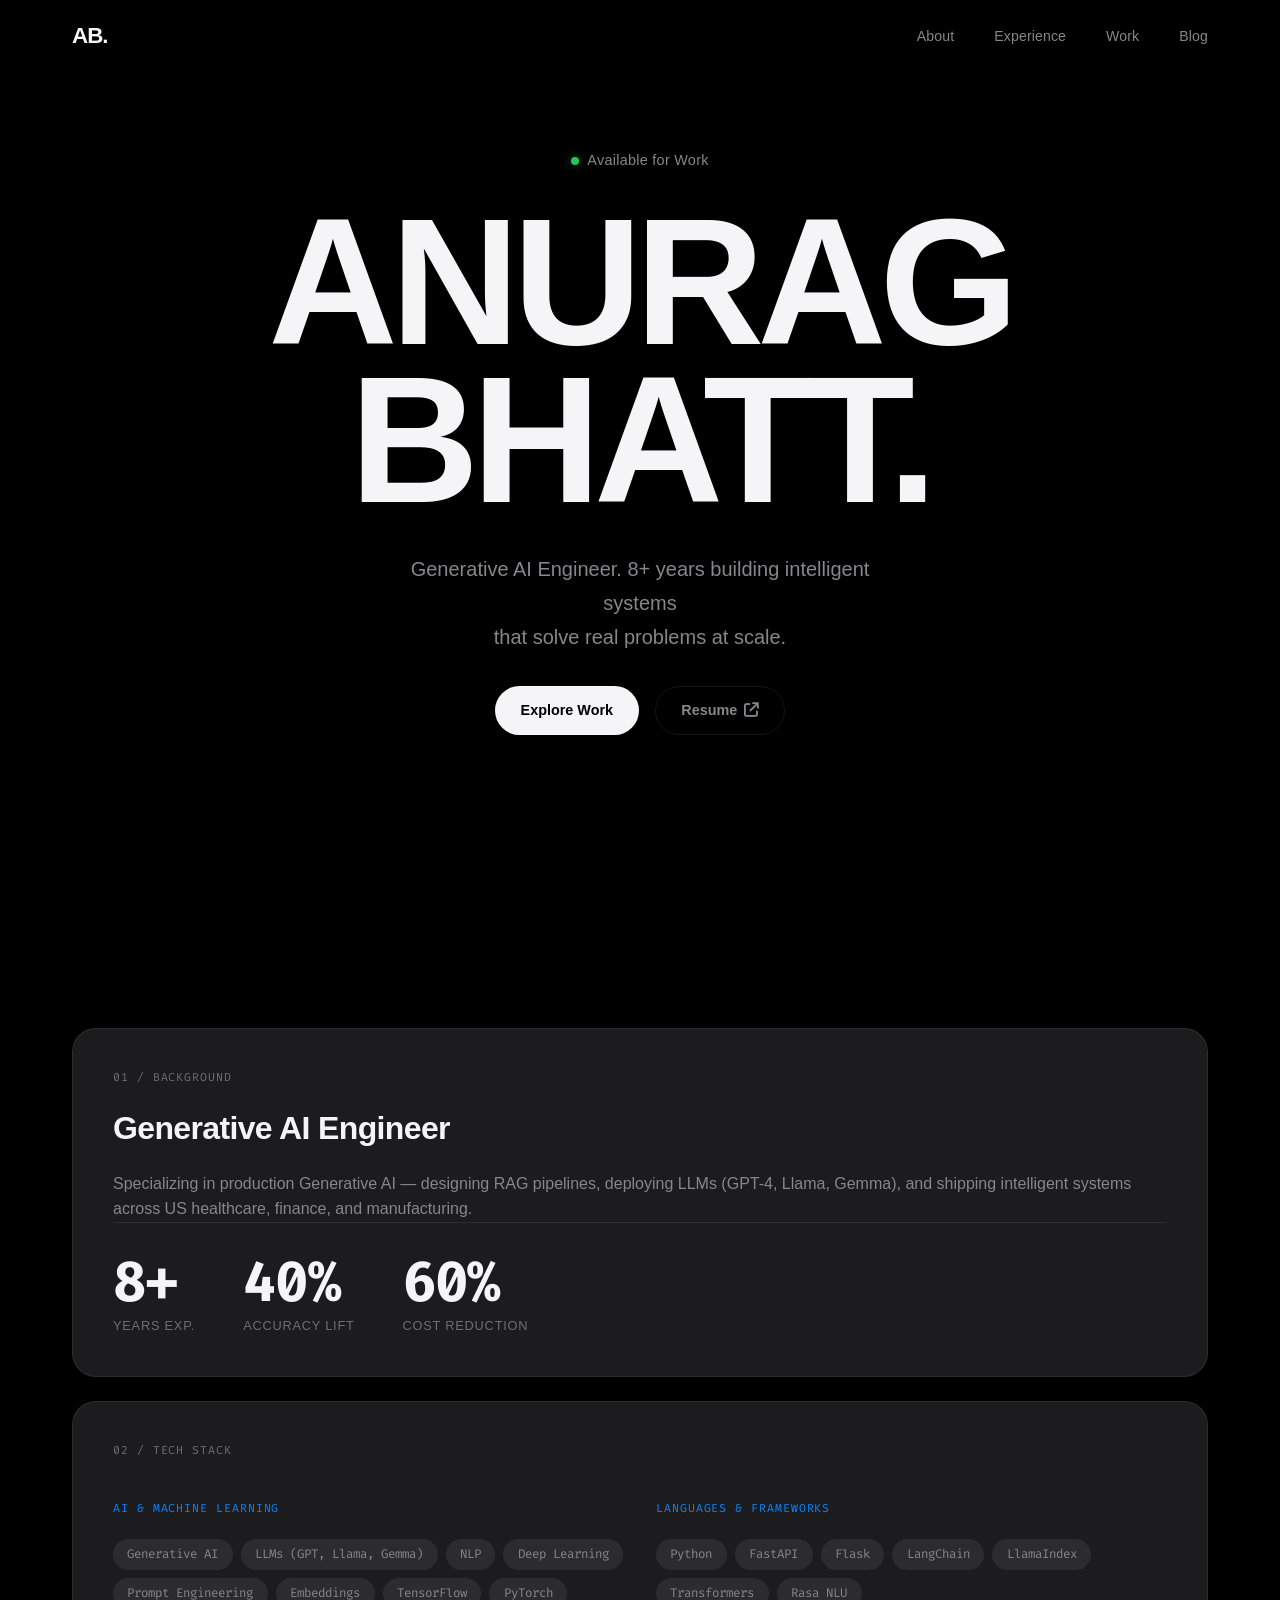
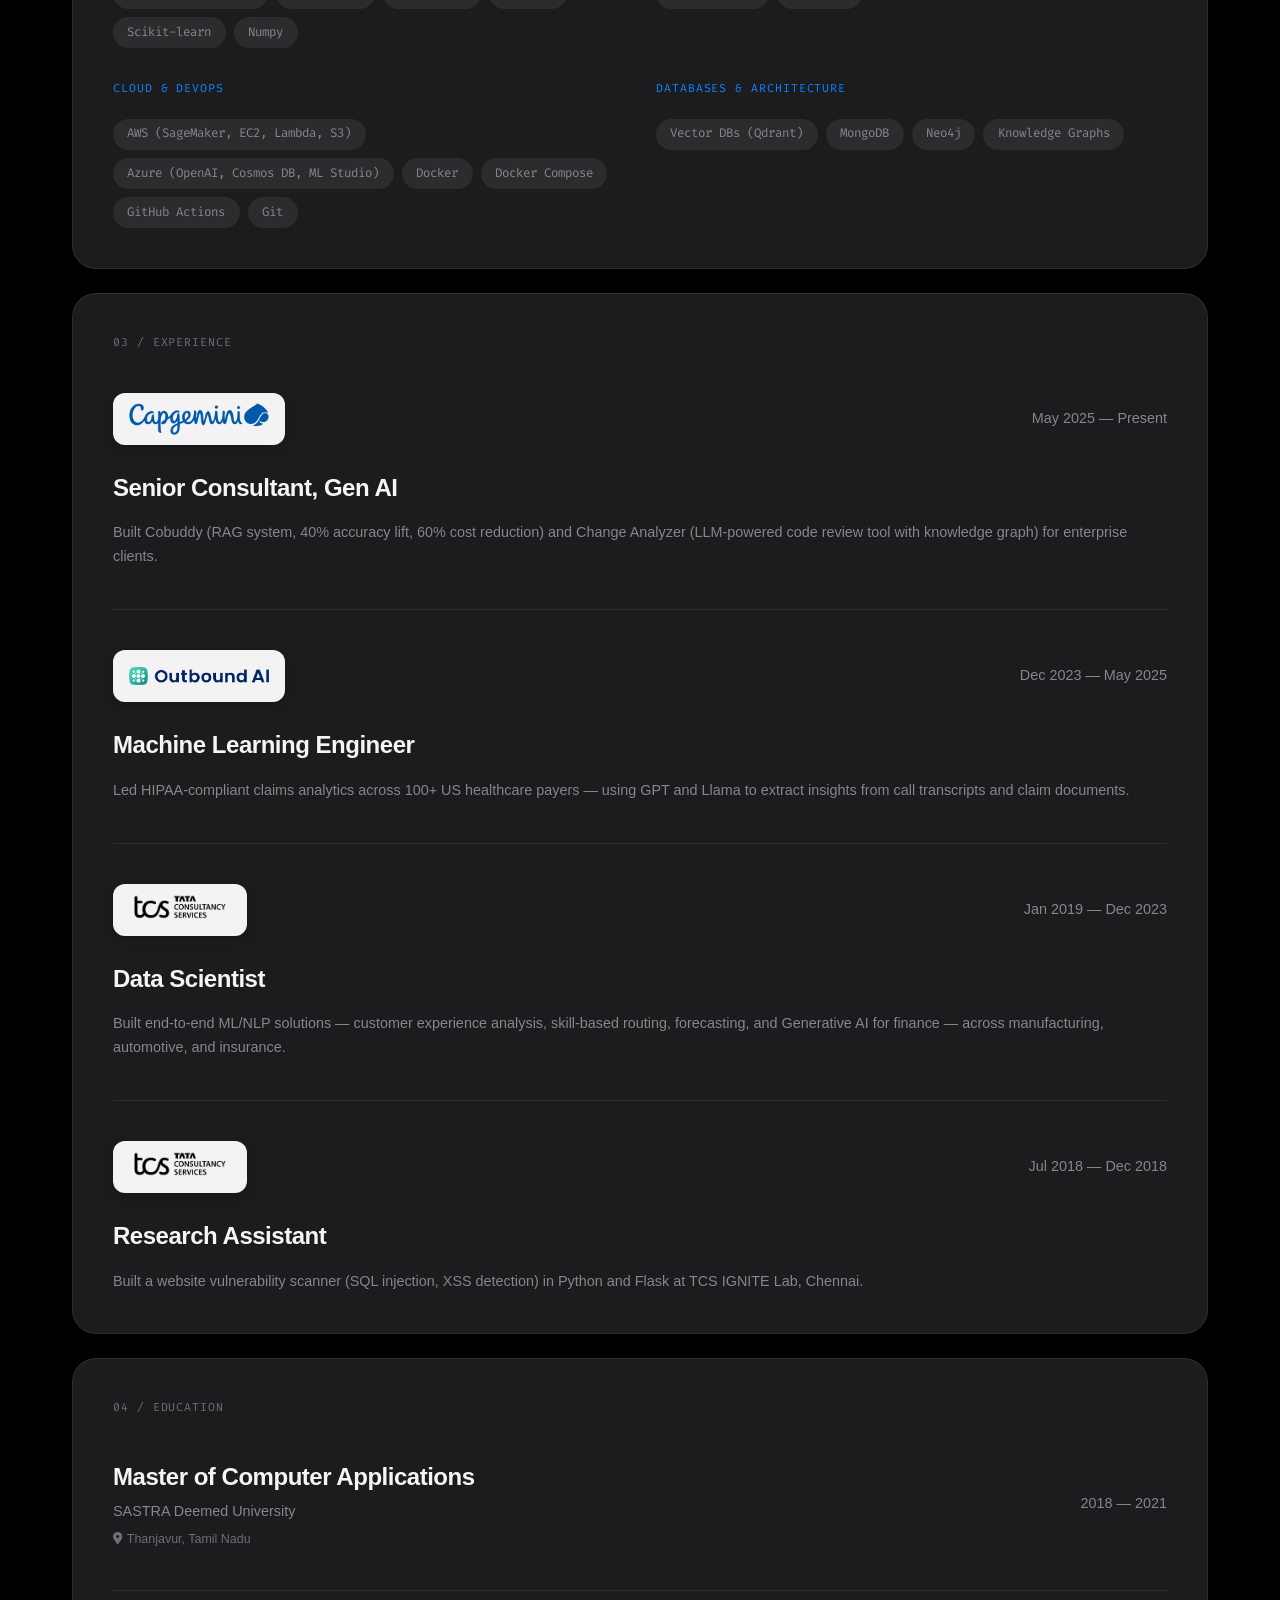
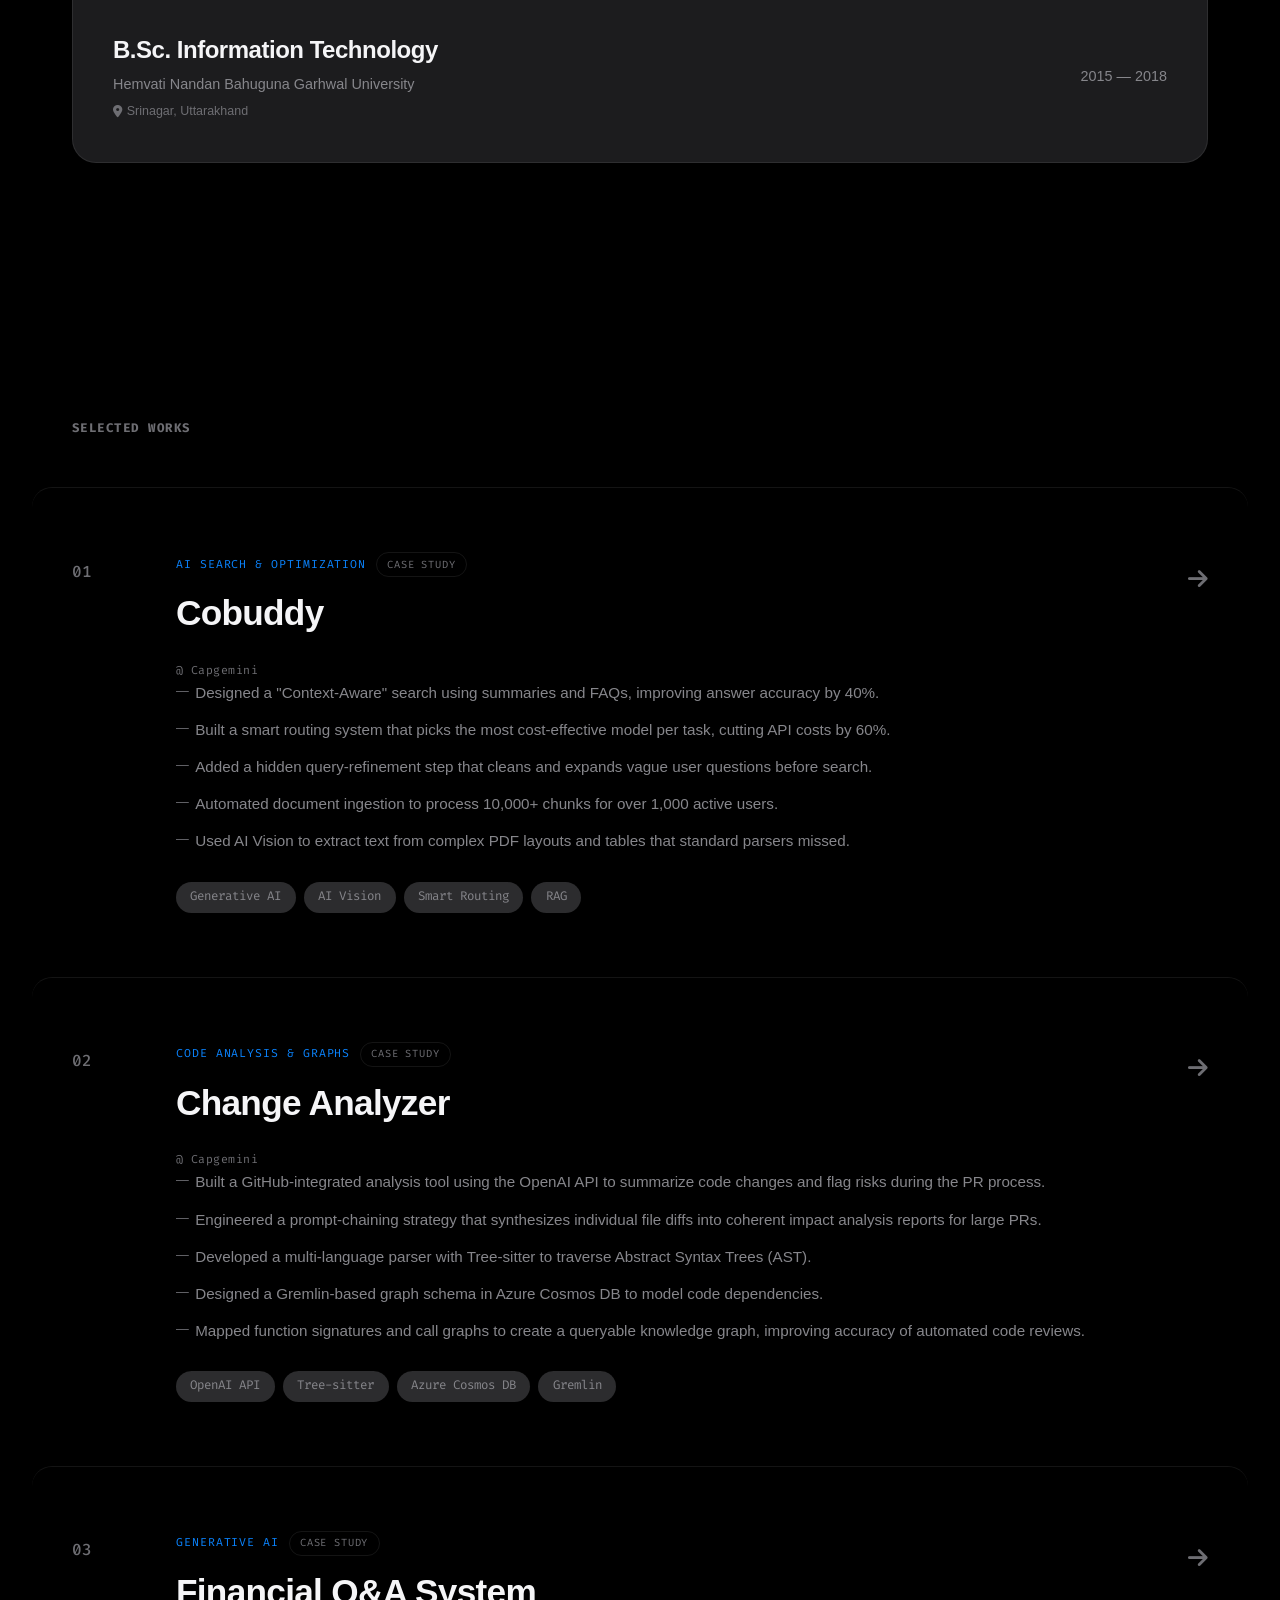
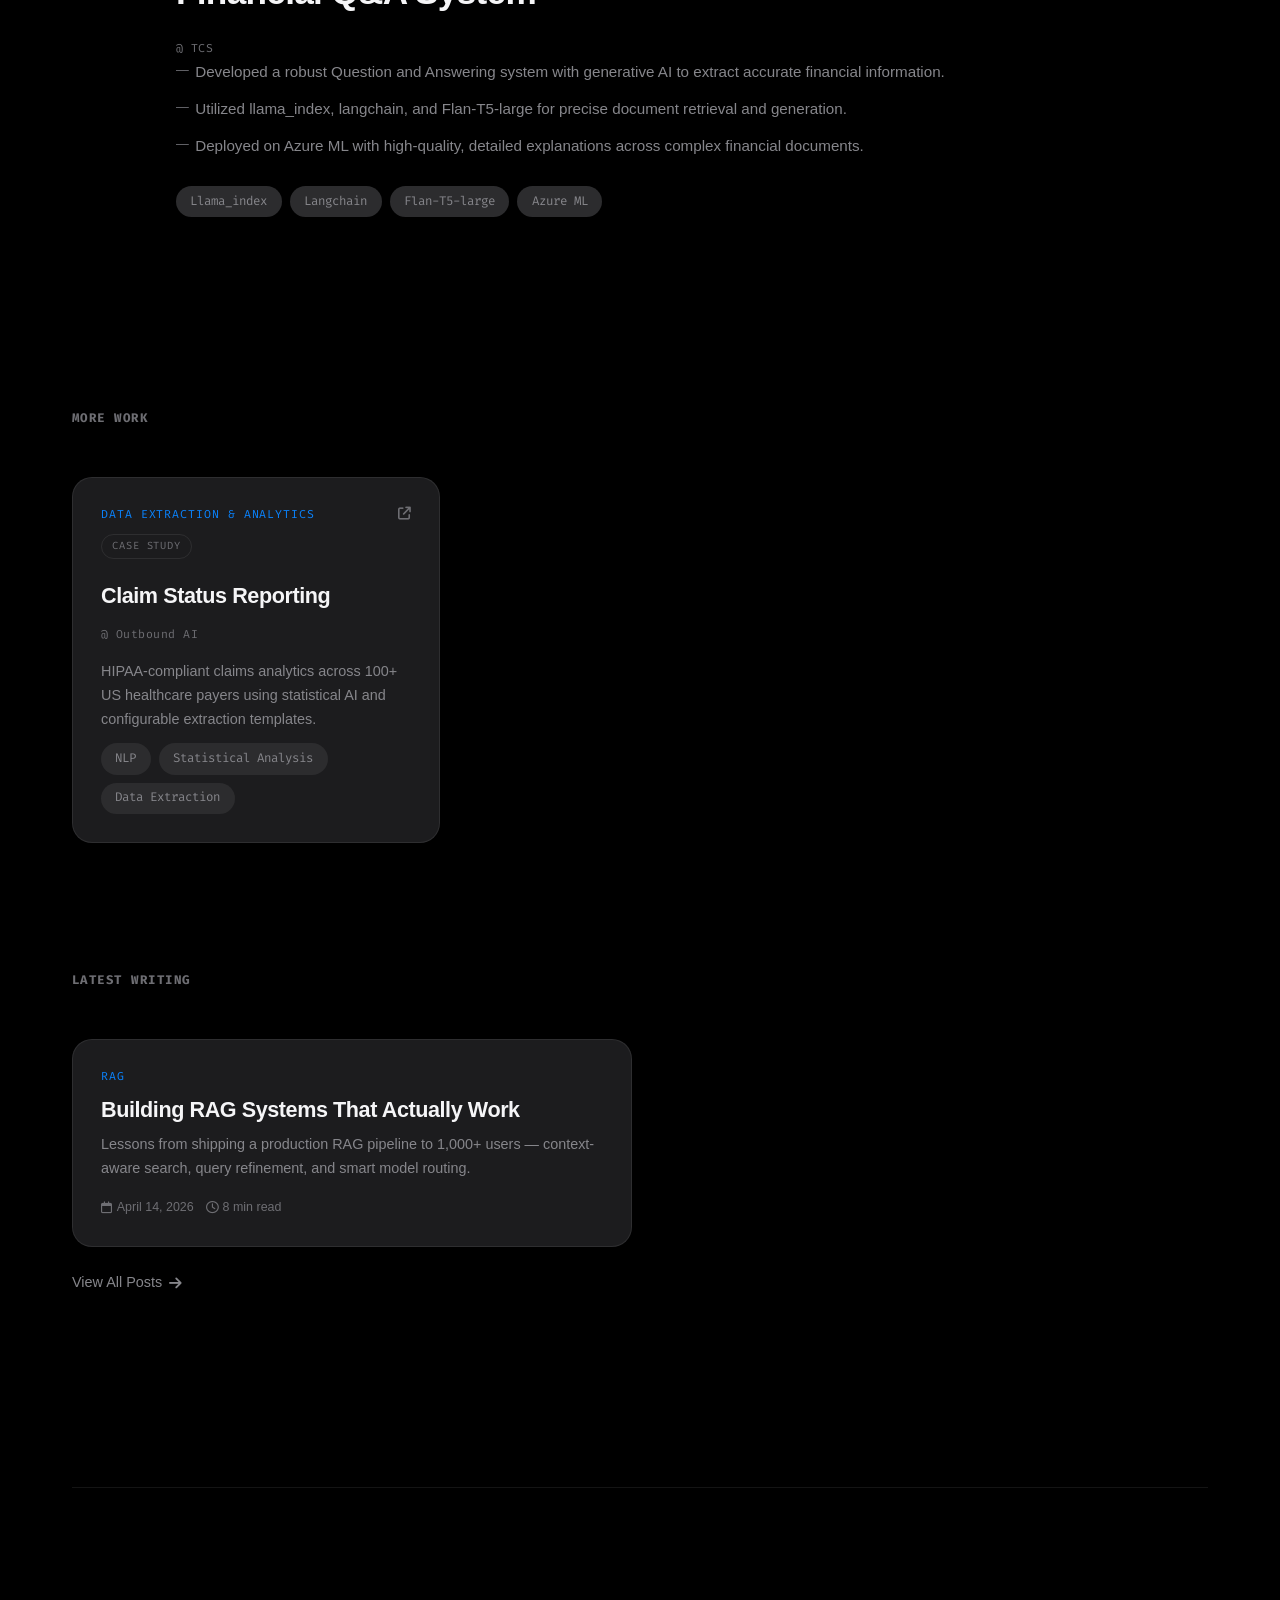
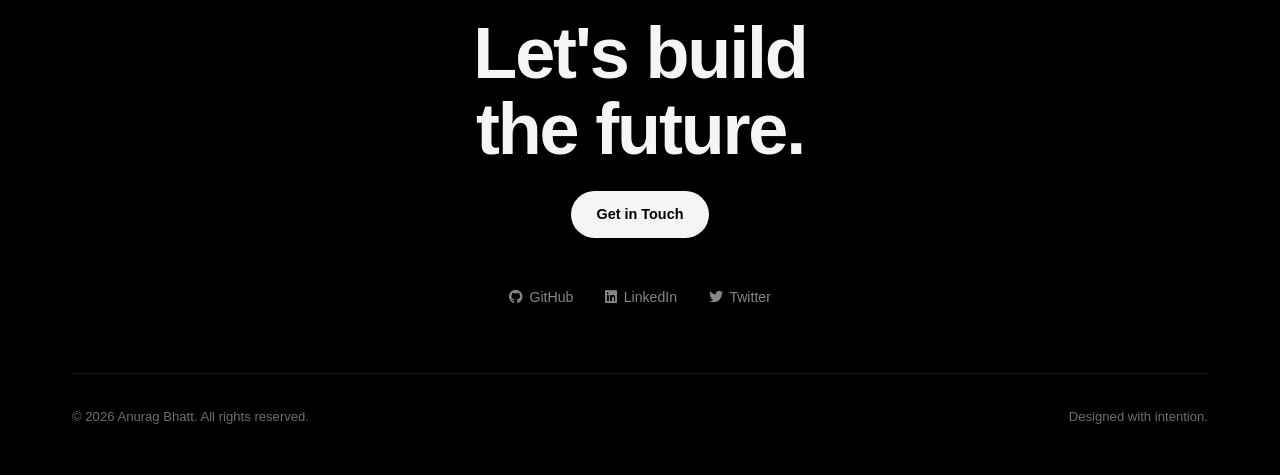
<file: index.html>
<!DOCTYPE html>
<html lang="en">
<head>
    <meta charset="UTF-8">
    <meta name="viewport" content="width=device-width, initial-scale=1.0">
    <title>Anurag Bhatt | Generative AI Engineer</title>
    <link rel="stylesheet" href="css/style.css">
    <link rel="preconnect" href="https://fonts.googleapis.com">
    <link rel="preconnect" href="https://fonts.gstatic.com" crossorigin>
    <link href="https://fonts.googleapis.com/css2?family=Inter:wght@300;400;600;800;900&family=Fira+Code:wght@400;500;700&display=swap" rel="stylesheet">
    <link rel="stylesheet" href="https://cdnjs.cloudflare.com/ajax/libs/font-awesome/6.4.0/css/all.min.css">
</head>
<body>
    <nav class="navbar">
        <div class="nav-content">
            <a href="#" class="logo">AB.</a>
            <ul class="nav-links">
                <li><a href="#about">About</a></li>
                <li><a href="#experience">Experience</a></li>
                <li><a href="#projects">Work</a></li>
                <li><a href="blog/">Blog</a></li>
            </ul>
        </div>
    </nav>

    <main class="container">
        <!-- Hero Section -->
        <header class="hero">
            <div class="hero-eyebrow" data-hero="0">
                <span class="status-dot"></span>
                <span>Available for Work</span>
            </div>

            <h1 class="hero-name" data-hero="1">ANURAG<br>BHATT.</h1>

            <p class="hero-tagline" data-hero="2">Generative AI Engineer. <span id="years-exp">7</span>+ years building intelligent systems<br>that solve real problems at scale.</p>

            <div class="hero-actions" data-hero="3">
                <a href="#projects" class="btn primary-btn">Explore Work</a>
                <a href="resume/resume.pdf" class="btn ghost-btn" download>Resume <i class="fas fa-arrow-up-right-from-square"></i></a>
            </div>
        </header>

        <!-- Bento Highlights Section -->
        <section id="about" class="bento-section">
            <div class="bento-grid">
                <!-- About Card -->
                <div class="bento-card col-span-3" data-animate>
                    <span class="card-subtitle">01 / Background</span>
                    <h2>Generative AI Engineer</h2>
                    <p class="mt-4 text-secondary">Specializing in production Generative AI — designing RAG pipelines, deploying LLMs (GPT-4, Llama, Gemma), and shipping intelligent systems across US healthcare, finance, and manufacturing.</p>

                    <div class="stats-row mt-6">
                        <div class="stat-block">
                            <span class="stat-num" data-count-from="2018-07-20" data-suffix="+">7+</span>
                            <span class="stat-label">Years Exp.</span>
                        </div>
                        <div class="stat-block">
                            <span class="stat-num" data-count="40" data-suffix="%">40%</span>
                            <span class="stat-label">Accuracy Lift</span>
                        </div>
                        <div class="stat-block">
                            <span class="stat-num" data-count="60" data-suffix="%">60%</span>
                            <span class="stat-label">Cost Reduction</span>
                        </div>
                    </div>
                </div>

                <!-- Tech Stack Card -->
                <div class="bento-card col-span-3" id="skills" data-animate data-animate-delay="1">
                    <span class="card-subtitle">02 / Tech Stack</span>
                    <div class="skills-grid-new mt-6">
                        <div class="skill-group">
                            <span class="project-category">AI & Machine Learning</span>
                            <div class="tech-tags">
                                <span>Generative AI</span><span>LLMs (GPT, Llama, Gemma)</span><span>NLP</span><span>Deep Learning</span><span>Prompt Engineering</span><span>Embeddings</span><span>TensorFlow</span><span>PyTorch</span><span>Scikit-learn</span><span>Numpy</span>
                            </div>
                        </div>
                        <div class="skill-group">
                            <span class="project-category">Languages & Frameworks</span>
                            <div class="tech-tags">
                                <span>Python</span><span>FastAPI</span><span>Flask</span><span>LangChain</span><span>LlamaIndex</span><span>Transformers</span><span>Rasa NLU</span>
                            </div>
                        </div>
                        <div class="skill-group">
                            <span class="project-category">Cloud & DevOps</span>
                            <div class="tech-tags">
                                <span>AWS (SageMaker, EC2, Lambda, S3)</span><span>Azure (OpenAI, Cosmos DB, ML Studio)</span><span>Docker</span><span>Docker Compose</span><span>GitHub Actions</span><span>Git</span>
                            </div>
                        </div>
                        <div class="skill-group">
                            <span class="project-category">Databases & Architecture</span>
                            <div class="tech-tags">
                                <span>Vector DBs (Qdrant)</span><span>MongoDB</span><span>Neo4j</span><span>Knowledge Graphs</span>
                            </div>
                        </div>
                    </div>
                </div>

                <!-- Experience Card -->
                <div class="bento-card col-span-3" id="experience" data-animate data-animate-delay="2">
                    <span class="card-subtitle">03 / Experience</span>
                    <div class="exp-list mt-6">
                        <div class="exp-item">
                            <div class="exp-header">
                                <div class="exp-logo-container">
                                    <img src="images/logos/capgemini.png" alt="Capgemini" class="exp-logo">
                                </div>
                                <span class="exp-date">May 2025 — Present</span>
                            </div>
                            <h3 class="exp-title">Senior Consultant, Gen AI</h3>
                            <p class="exp-desc">Built Cobuddy (RAG system, 40% accuracy lift, 60% cost reduction) and Change Analyzer (LLM-powered code review tool with knowledge graph) for enterprise clients.</p>
                        </div>
                        <div class="exp-item">
                            <div class="exp-header">
                                <div class="exp-logo-container">
                                    <img src="images/logos/outbound.png" alt="Outbound AI" class="exp-logo">
                                </div>
                                <span class="exp-date">Dec 2023 — May 2025</span>
                            </div>
                            <h3 class="exp-title">Machine Learning Engineer</h3>
                            <p class="exp-desc">Led HIPAA-compliant claims analytics across 100+ US healthcare payers — using GPT and Llama to extract insights from call transcripts and claim documents.</p>
                        </div>
                        <div class="exp-item">
                            <div class="exp-header">
                                <div class="exp-logo-container">
                                    <img src="images/logos/tcs.png" alt="TCS" class="exp-logo">
                                </div>
                                <span class="exp-date">Jan 2019 — Dec 2023</span>
                            </div>
                            <h3 class="exp-title">Data Scientist</h3>
                            <p class="exp-desc">Built end-to-end ML/NLP solutions — customer experience analysis, skill-based routing, forecasting, and Generative AI for finance — across manufacturing, automotive, and insurance.</p>
                        </div>
                        <div class="exp-item">
                            <div class="exp-header">
                                <div class="exp-logo-container">
                                    <img src="images/logos/tcs.png" alt="TCS" class="exp-logo">
                                </div>
                                <span class="exp-date">Jul 2018 — Dec 2018</span>
                            </div>
                            <h3 class="exp-title">Research Assistant</h3>
                            <p class="exp-desc">Built a website vulnerability scanner (SQL injection, XSS detection) in Python and Flask at TCS IGNITE Lab, Chennai.</p>
                        </div>
                    </div>
                </div>

                <!-- Education Card -->
                <div class="bento-card col-span-3" id="education" data-animate data-animate-delay="3">
                    <span class="card-subtitle">04 / Education</span>
                    <div class="exp-list mt-6">
                        <div class="exp-item">
                            <div class="exp-header">
                                <div class="edu-info">
                                    <h3 class="exp-title">Master of Computer Applications</h3>
                                    <span class="exp-company">SASTRA Deemed University</span>
                                    <span class="exp-location"><i class="fas fa-location-dot"></i> Thanjavur, Tamil Nadu</span>
                                </div>
                                <span class="exp-date">2018 — 2021</span>
                            </div>
                        </div>
                        <div class="exp-item">
                            <div class="exp-header">
                                <div class="edu-info">
                                    <h3 class="exp-title">B.Sc. Information Technology</h3>
                                    <span class="exp-company">Hemvati Nandan Bahuguna Garhwal University</span>
                                    <span class="exp-location"><i class="fas fa-location-dot"></i> Srinagar, Uttarakhand</span>
                                </div>
                                <span class="exp-date">2015 — 2018</span>
                            </div>
                        </div>
                    </div>
                </div>
            </div>
        </section>

        <!-- Projects Section -->
        <section id="projects" class="projects-section">
            <h2 class="section-heading">SELECTED WORKS</h2>

            <!-- Featured projects: your best 3–4. Full case study or demo treatment. -->
            <div class="projects-list">

                <!-- Project 1 — Case Study -->
                <div class="project-row" data-animate>
                    <div class="project-num">01</div>
                    <div class="project-info">
                        <div class="project-meta">
                            <span class="project-category">AI Search & Optimization</span>
                            <span class="project-type case-study">Case Study</span>
                        </div>
                        <h3 class="project-title">Cobuddy</h3>
                        <span class="project-company">@ Capgemini</span>
                        <ul class="project-details">
                            <li>Designed a "Context-Aware" search using summaries and FAQs, improving answer accuracy by 40%.</li>
                            <li>Built a smart routing system that picks the most cost-effective model per task, cutting API costs by 60%.</li>
                            <li>Added a hidden query-refinement step that cleans and expands vague user questions before search.</li>
                            <li>Automated document ingestion to process 10,000+ chunks for over 1,000 active users.</li>
                            <li>Used AI Vision to extract text from complex PDF layouts and tables that standard parsers missed.</li>
                        </ul>
                        <div class="tech-tags">
                            <span>Generative AI</span>
                            <span>AI Vision</span>
                            <span>Smart Routing</span>
                            <span>RAG</span>
                        </div>
                        <!-- For demo projects, add below:
                        <a href="YOUR_DEMO_URL" class="demo-link" target="_blank" rel="noopener noreferrer">
                            View Demo <i class="fas fa-arrow-up-right-from-square"></i>
                        </a> -->
                    </div>
                    <div class="project-icon"><i class="fas fa-arrow-right"></i></div>
                </div>

                <!-- Project 2 — Case Study -->
                <div class="project-row" data-animate>
                    <div class="project-num">02</div>
                    <div class="project-info">
                        <div class="project-meta">
                            <span class="project-category">Code Analysis & Graphs</span>
                            <span class="project-type case-study">Case Study</span>
                        </div>
                        <h3 class="project-title">Change Analyzer</h3>
                        <span class="project-company">@ Capgemini</span>
                        <ul class="project-details">
                            <li>Built a GitHub-integrated analysis tool using the OpenAI API to summarize code changes and flag risks during the PR process.</li>
                            <li>Engineered a prompt-chaining strategy that synthesizes individual file diffs into coherent impact analysis reports for large PRs.</li>
                            <li>Developed a multi-language parser with Tree-sitter to traverse Abstract Syntax Trees (AST).</li>
                            <li>Designed a Gremlin-based graph schema in Azure Cosmos DB to model code dependencies.</li>
                            <li>Mapped function signatures and call graphs to create a queryable knowledge graph, improving accuracy of automated code reviews.</li>
                        </ul>
                        <div class="tech-tags">
                            <span>OpenAI API</span>
                            <span>Tree-sitter</span>
                            <span>Azure Cosmos DB</span>
                            <span>Gremlin</span>
                        </div>
                    </div>
                    <div class="project-icon"><i class="fas fa-arrow-right"></i></div>
                </div>

                <!-- Project 3 — Case Study -->
                <div class="project-row" data-animate>
                    <div class="project-num">03</div>
                    <div class="project-info">
                        <div class="project-meta">
                            <span class="project-category">Generative AI</span>
                            <span class="project-type case-study">Case Study</span>
                        </div>
                        <h3 class="project-title">Financial Q&A System</h3>
                        <span class="project-company">@ TCS</span>
                        <ul class="project-details">
                            <li>Developed a robust Question and Answering system with generative AI to extract accurate financial information.</li>
                            <li>Utilized llama_index, langchain, and Flan-T5-large for precise document retrieval and generation.</li>
                            <li>Deployed on Azure ML with high-quality, detailed explanations across complex financial documents.</li>
                        </ul>
                        <div class="tech-tags">
                            <span>Llama_index</span>
                            <span>Langchain</span>
                            <span>Flan-T5-large</span>
                            <span>Azure ML</span>
                        </div>
                    </div>
                    <div class="project-icon"><i class="fas fa-arrow-right"></i></div>
                </div>

            </div>
        </section>

        <!-- More Work Grid: compact cards for additional projects -->
        <section class="more-work-section">
            <h2 class="section-heading">MORE WORK</h2>
            <div class="more-work-grid">

                <!-- Compact card — Case Study -->
                <div class="project-card" data-animate>
                    <div class="project-card-header">
                        <div class="project-meta">
                            <span class="project-category">Data Extraction & Analytics</span>
                            <span class="project-type case-study">Case Study</span>
                        </div>
                        <i class="fas fa-arrow-up-right-from-square project-card-icon"></i>
                    </div>
                    <h3 class="project-card-title">Claim Status Reporting</h3>
                    <span class="project-company" style="margin-top:0; margin-bottom:0.25rem;">@ Outbound AI</span>
                    <p class="project-card-desc">HIPAA-compliant claims analytics across 100+ US healthcare payers using statistical AI and configurable extraction templates.</p>
                    <div class="tech-tags">
                        <span>NLP</span>
                        <span>Statistical Analysis</span>
                        <span>Data Extraction</span>
                    </div>
                </div>

                <!--
                    ADD MORE PROJECTS HERE using this template:

                    Case Study card:
                    <div class="project-card" data-animate>
                        <div class="project-card-header">
                            <div class="project-meta">
                                <span class="project-category">Category</span>
                                <span class="project-type case-study">Case Study</span>
                            </div>
                            <i class="fas fa-arrow-up-right-from-square project-card-icon"></i>
                        </div>
                        <h3 class="project-card-title">Project Title</h3>
                        <p class="project-card-desc">One sentence describing the core impact.</p>
                        <div class="tech-tags"><span>Tag</span></div>
                    </div>

                    Live Demo card — add href to the wrapping <a>:
                    <a class="project-card" href="YOUR_DEMO_URL" target="_blank" rel="noopener noreferrer" data-animate>
                        <div class="project-card-header">
                            <div class="project-meta">
                                <span class="project-category">Category</span>
                                <span class="project-type demo">Live Demo</span>
                            </div>
                            <i class="fas fa-arrow-up-right-from-square project-card-icon"></i>
                        </div>
                        <h3 class="project-card-title">Project Title</h3>
                        <p class="project-card-desc">One sentence describing the core impact.</p>
                        <div class="tech-tags"><span>Tag</span></div>
                    </a>
                -->

            </div>
        </section>

        <!-- Blog Preview -->
        <section class="blog-preview-section">
            <h2 class="section-heading">LATEST WRITING</h2>
            <!-- BLOG-PREVIEW-START -->
            <div class="blog-preview-grid">
            <a class="blog-card" href="blog/posts/building-rag-systems-that-actually-work.html" data-animate>
                <span class="blog-card-category">RAG</span>
                <h3 class="blog-card-title">Building RAG Systems That Actually Work</h3>
                <p class="blog-card-excerpt">Lessons from shipping a production RAG pipeline to 1,000+ users — context-aware search, query refinement, and smart model routing.</p>
                <div class="blog-card-meta">
                    <span><i class="far fa-calendar"></i> April 14, 2026</span>
                    <span><i class="far fa-clock"></i> 8 min read</span>
                </div>
            </a>
            </div>
            <a href="blog/" class="view-all-link">View All Posts <i class="fas fa-arrow-right"></i></a>
            <!-- BLOG-PREVIEW-END -->
        </section>

        <!-- Footer / Contact -->
        <footer id="contact" class="site-footer">
            <div class="footer-content" data-animate>
                <h2>Let's build<br>the future.</h2>
                <a href="mailto:anur4g.bhatt@outlook.com" class="btn primary-btn mt-6">Get in Touch</a>

                <div class="footer-links mt-12">
                    <a href="http://github.com/ianuragbhatt/" target="_blank" rel="noopener noreferrer"><i class="fab fa-github"></i> GitHub</a>
                    <a href="https://www.linkedin.com/in/ianuragbhatt/" target="_blank" rel="noopener noreferrer"><i class="fab fa-linkedin"></i> LinkedIn</a>
                    <a href="https://x.com/ianuragbhatt" target="_blank" rel="noopener noreferrer"><i class="fab fa-twitter"></i> Twitter</a>
                </div>
            </div>
            <div class="footer-bottom">
                <p>&copy; 2026 Anurag Bhatt. All rights reserved.</p>
                <p>Designed with intention.</p>
            </div>
        </footer>
    </main>

    <script src="js/script.js"></script>
</body>
</html>
</file>
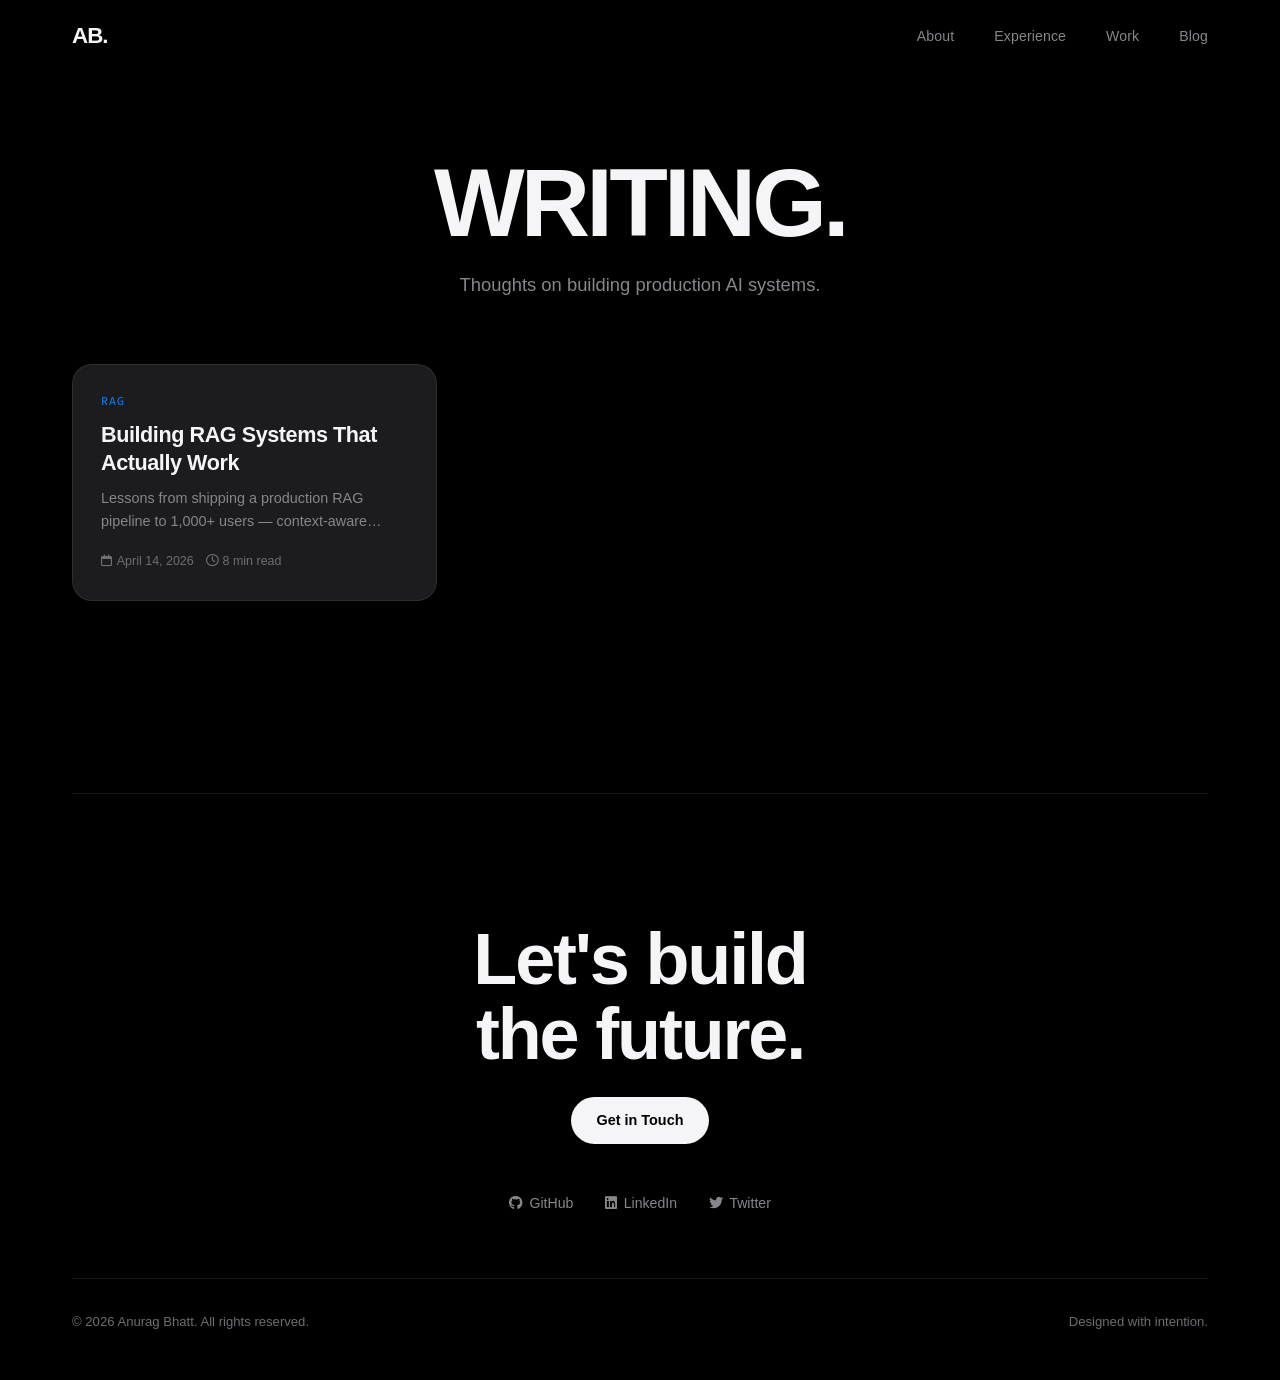
<file: blog/index.html>
<!DOCTYPE html>
<html lang="en">
<head>
    <meta charset="UTF-8">
    <meta name="viewport" content="width=device-width, initial-scale=1.0">
    <title>Blog | Anurag Bhatt</title>
    <link rel="stylesheet" href="../css/style.css">
    <link rel="stylesheet" href="../css/blog.css">
    <link rel="preconnect" href="https://fonts.googleapis.com">
    <link rel="preconnect" href="https://fonts.gstatic.com" crossorigin>
    <link href="https://fonts.googleapis.com/css2?family=Inter:wght@300;400;600;800;900&family=Fira+Code:wght@400;500;700&display=swap" rel="stylesheet">
    <link rel="stylesheet" href="https://cdnjs.cloudflare.com/ajax/libs/font-awesome/6.4.0/css/all.min.css">
</head>
<body>
    <nav class="navbar">
        <div class="nav-content">
            <a href="../" class="logo">AB.</a>
            <ul class="nav-links">
                <li><a href="../#about">About</a></li>
                <li><a href="../#experience">Experience</a></li>
                <li><a href="../#projects">Work</a></li>
                <li><a href="./">Blog</a></li>
            </ul>
        </div>
    </nav>

    <main class="container">
        <div class="blog-hero">
            <h1>WRITING.</h1>
            <p>Thoughts on building production AI systems.</p>
        </div>

        <div class="blog-grid">
                        <a class="blog-card" href="posts/building-rag-systems-that-actually-work.html" data-animate>
                <span class="blog-card-category">RAG</span>
                <h3 class="blog-card-title">Building RAG Systems That Actually Work</h3>
                <p class="blog-card-excerpt">Lessons from shipping a production RAG pipeline to 1,000+ users — context-aware search, query refinement, and smart model routing.</p>
                <div class="blog-card-meta">
                    <span><i class="far fa-calendar"></i> April 14, 2026</span>
                    <span><i class="far fa-clock"></i> 8 min read</span>
                </div>
            </a>
        </div>

        <footer id="contact" class="site-footer">
            <div class="footer-content">
                <h2>Let's build<br>the future.</h2>
                <a href="mailto:anur4g.bhatt@outlook.com" class="btn primary-btn mt-6">Get in Touch</a>
                <div class="footer-links mt-12">
                    <a href="http://github.com/ianuragbhatt/" target="_blank" rel="noopener noreferrer"><i class="fab fa-github"></i> GitHub</a>
                    <a href="https://www.linkedin.com/in/ianuragbhatt/" target="_blank" rel="noopener noreferrer"><i class="fab fa-linkedin"></i> LinkedIn</a>
                    <a href="https://x.com/ianuragbhatt" target="_blank" rel="noopener noreferrer"><i class="fab fa-twitter"></i> Twitter</a>
                </div>
            </div>
            <div class="footer-bottom">
                <p>&copy; 2026 Anurag Bhatt. All rights reserved.</p>
                <p>Designed with intention.</p>
            </div>
        </footer>
    </main>

    <script src="../js/script.js"></script>
</body>
</html>
</file>
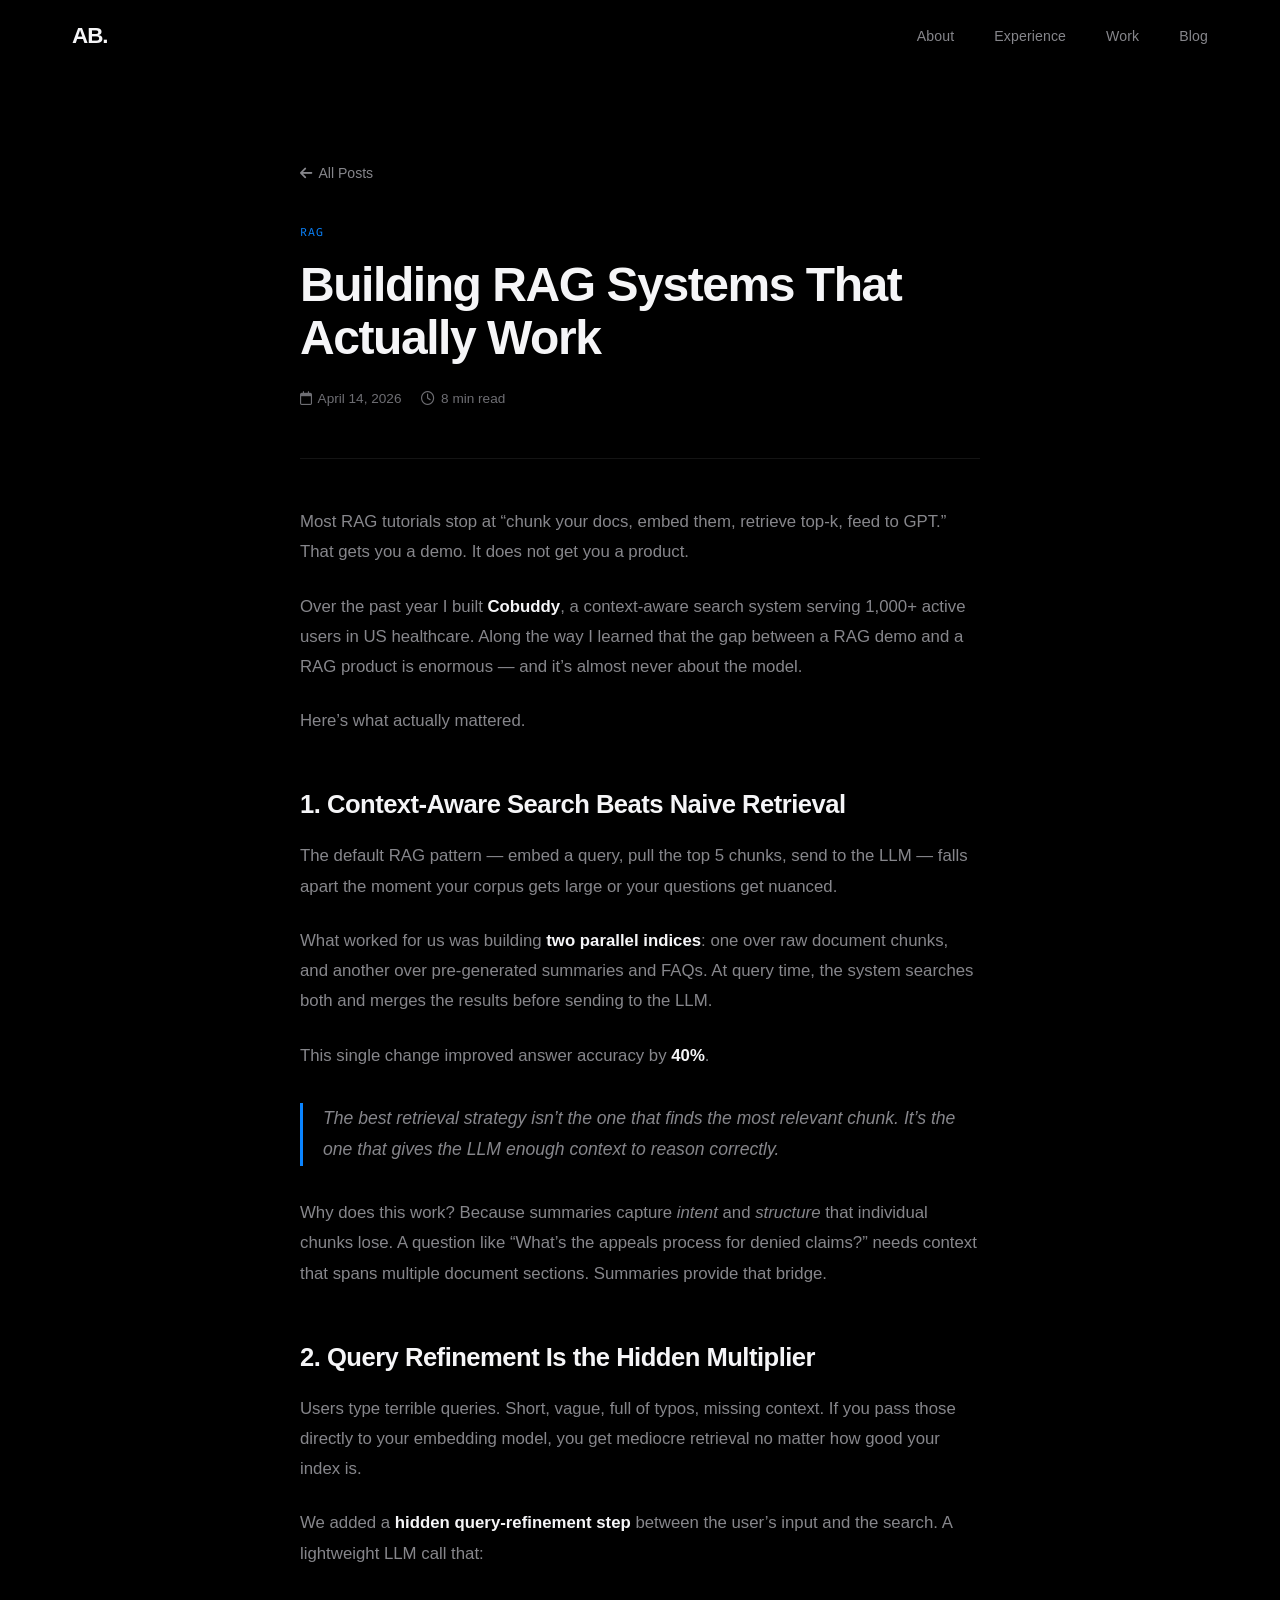
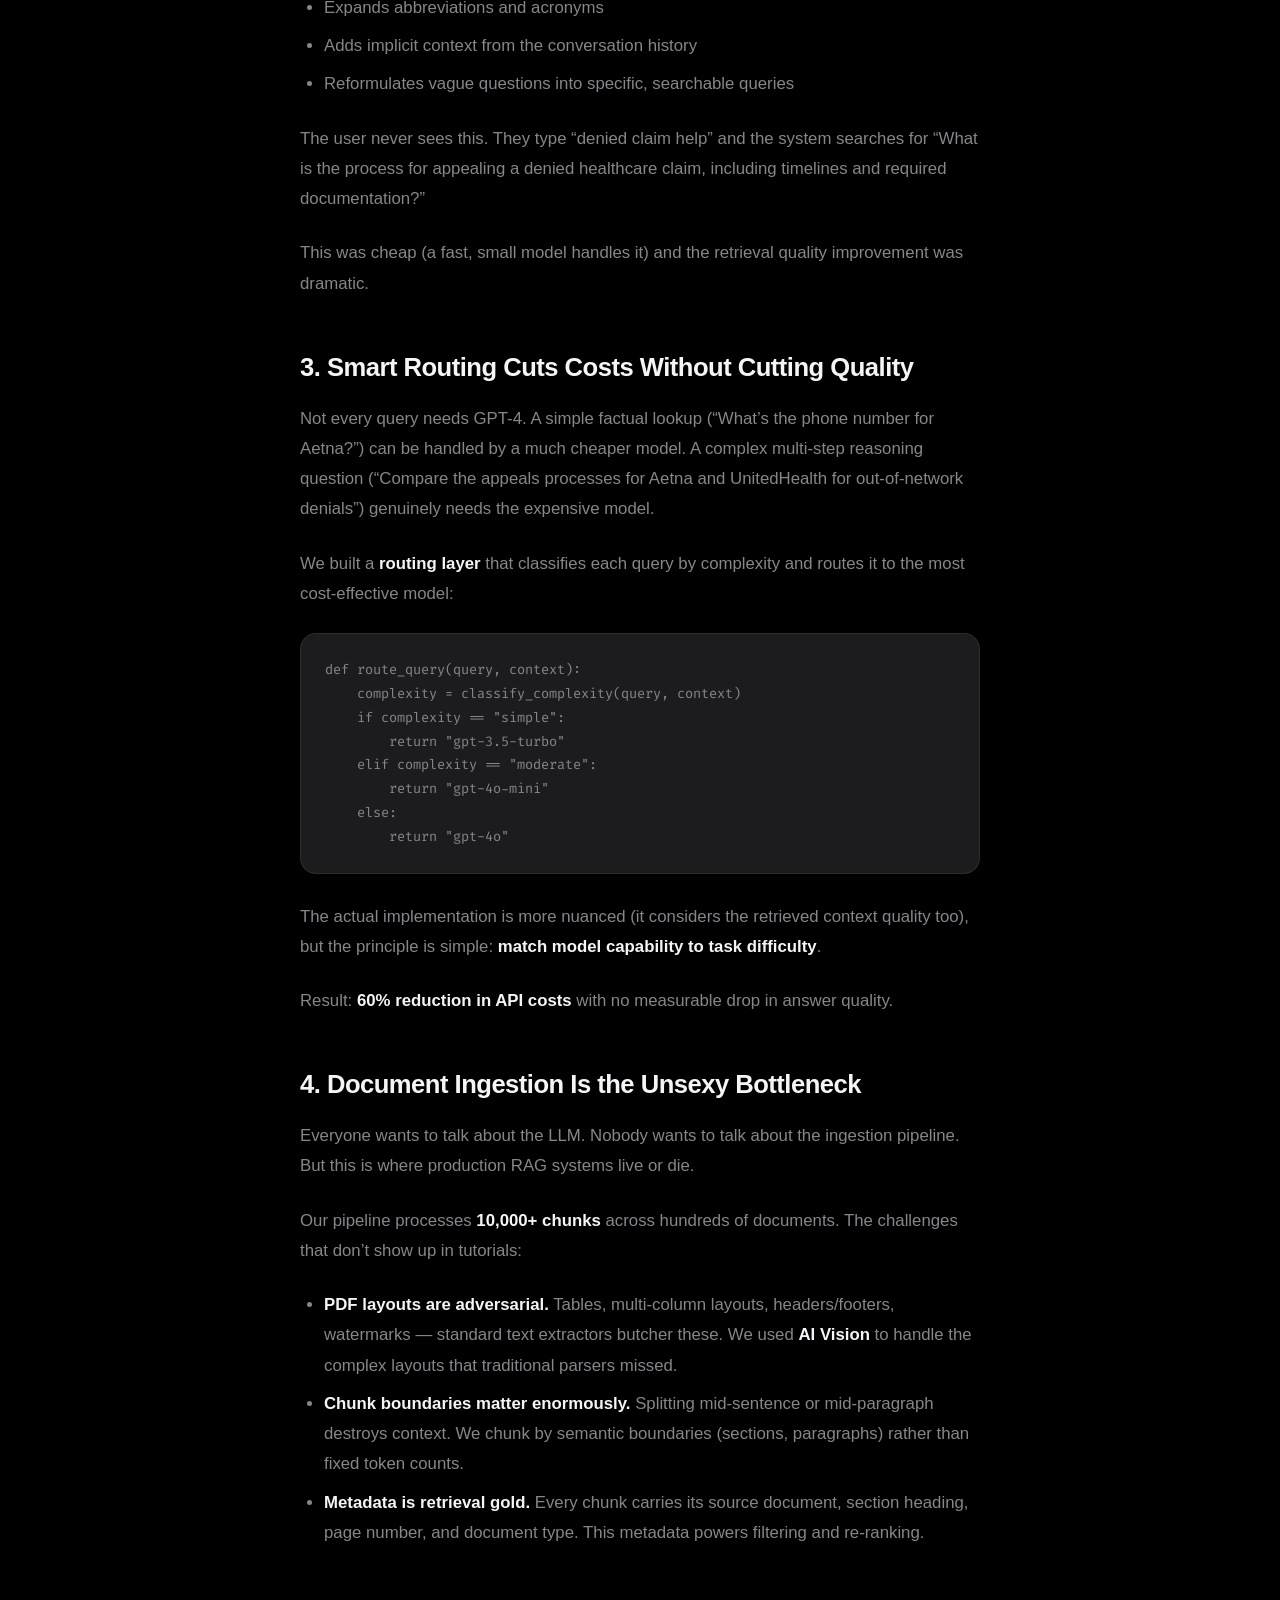
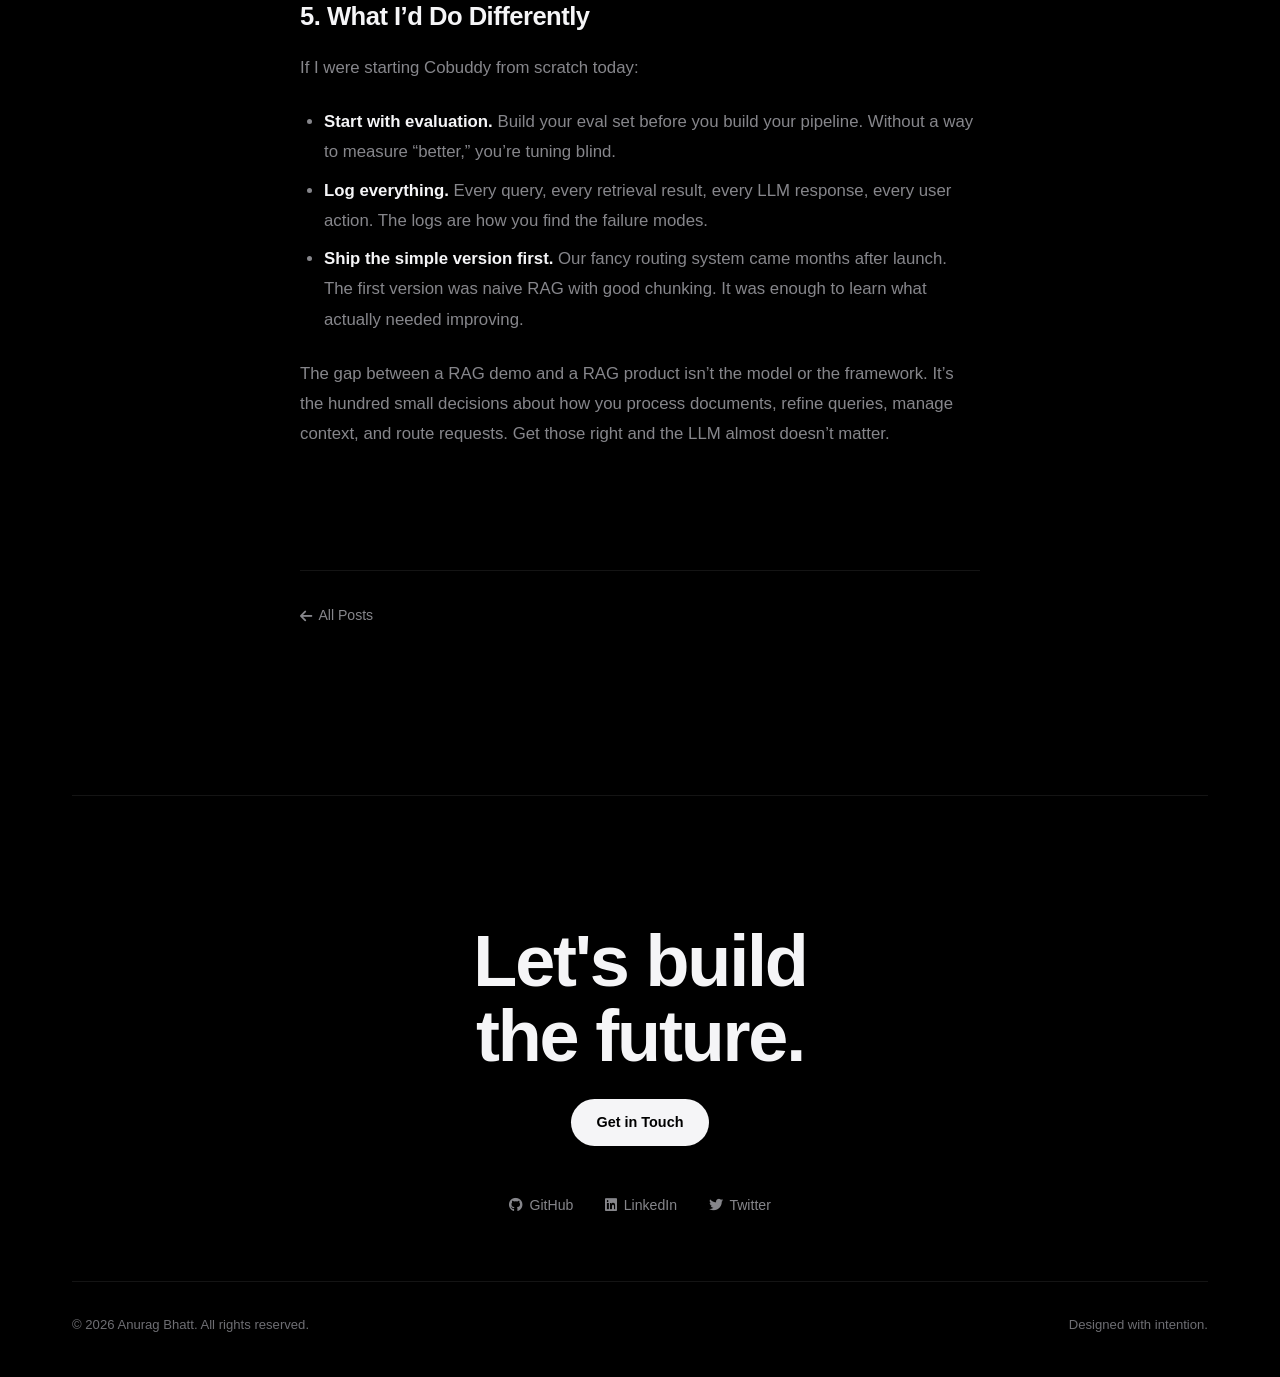
<file: blog/posts/building-rag-systems-that-actually-work.html>
<!DOCTYPE html>
<html lang="en">
<head>
    <meta charset="UTF-8">
    <meta name="viewport" content="width=device-width, initial-scale=1.0">
    <title>Building RAG Systems That Actually Work | Anurag Bhatt</title>
    <link rel="stylesheet" href="../../css/style.css">
    <link rel="stylesheet" href="../../css/blog.css">
    <link rel="preconnect" href="https://fonts.googleapis.com">
    <link rel="preconnect" href="https://fonts.gstatic.com" crossorigin>
    <link href="https://fonts.googleapis.com/css2?family=Inter:wght@300;400;600;800;900&family=Fira+Code:wght@400;500;700&display=swap" rel="stylesheet">
    <link rel="stylesheet" href="https://cdnjs.cloudflare.com/ajax/libs/font-awesome/6.4.0/css/all.min.css">
</head>
<body>
    <nav class="navbar">
        <div class="nav-content">
            <a href="../../" class="logo">AB.</a>
            <ul class="nav-links">
                <li><a href="../../#about">About</a></li>
                <li><a href="../../#experience">Experience</a></li>
                <li><a href="../../#projects">Work</a></li>
                <li><a href="../../blog/">Blog</a></li>
            </ul>
        </div>
    </nav>

    <main class="container">
        <div class="article-header">
            <a href="../../blog/" class="article-back"><i class="fas fa-arrow-left"></i> All Posts</a>
            <span class="article-category">RAG</span>
            <h1>Building RAG Systems That Actually Work</h1>
            <div class="article-meta">
                <span><i class="far fa-calendar"></i> April 14, 2026</span>
                <span><i class="far fa-clock"></i> 8 min read</span>
            </div>
        </div>

        <hr class="article-divider">

        <article class="article-content">
            <p>Most RAG tutorials stop at &ldquo;chunk your docs, embed them, retrieve top-k, feed to GPT.&rdquo; That gets you a demo. It does not get you a product.</p>
<p>Over the past year I built <strong>Cobuddy</strong>, a context-aware search system serving 1,000+ active users in US healthcare. Along the way I learned that the gap between a RAG demo and a RAG product is enormous — and it&rsquo;s almost never about the model.</p>
<p>Here&rsquo;s what actually mattered.</p>
<h2>1. Context-Aware Search Beats Naive Retrieval</h2>
<p>The default RAG pattern — embed a query, pull the top 5 chunks, send to the LLM — falls apart the moment your corpus gets large or your questions get nuanced.</p>
<p>What worked for us was building <strong>two parallel indices</strong>: one over raw document chunks, and another over pre-generated summaries and FAQs. At query time, the system searches both and merges the results before sending to the LLM.</p>
<p>This single change improved answer accuracy by <strong>40%</strong>.</p>
<blockquote>
<p>The best retrieval strategy isn&rsquo;t the one that finds the most relevant chunk. It&rsquo;s the one that gives the LLM enough context to reason correctly.</p>
</blockquote>
<p>Why does this work? Because summaries capture <em>intent</em> and <em>structure</em> that individual chunks lose. A question like &ldquo;What&rsquo;s the appeals process for denied claims?&rdquo; needs context that spans multiple document sections. Summaries provide that bridge.</p>
<h2>2. Query Refinement Is the Hidden Multiplier</h2>
<p>Users type terrible queries. Short, vague, full of typos, missing context. If you pass those directly to your embedding model, you get mediocre retrieval no matter how good your index is.</p>
<p>We added a <strong>hidden query-refinement step</strong> between the user&rsquo;s input and the search. A lightweight LLM call that:</p>
<ul>
<li>Expands abbreviations and acronyms</li>
<li>Adds implicit context from the conversation history</li>
<li>Reformulates vague questions into specific, searchable queries</li>
</ul>
<p>The user never sees this. They type &ldquo;denied claim help&rdquo; and the system searches for &ldquo;What is the process for appealing a denied healthcare claim, including timelines and required documentation?&rdquo;</p>
<p>This was cheap (a fast, small model handles it) and the retrieval quality improvement was dramatic.</p>
<h2>3. Smart Routing Cuts Costs Without Cutting Quality</h2>
<p>Not every query needs GPT-4. A simple factual lookup (&ldquo;What&rsquo;s the phone number for Aetna?&rdquo;) can be handled by a much cheaper model. A complex multi-step reasoning question (&ldquo;Compare the appeals processes for Aetna and UnitedHealth for out-of-network denials&rdquo;) genuinely needs the expensive model.</p>
<p>We built a <strong>routing layer</strong> that classifies each query by complexity and routes it to the most cost-effective model:</p>
<pre><code class="language-python">def route_query(query, context):
    complexity = classify_complexity(query, context)
    if complexity == &quot;simple&quot;:
        return &quot;gpt-3.5-turbo&quot;
    elif complexity == &quot;moderate&quot;:
        return &quot;gpt-4o-mini&quot;
    else:
        return &quot;gpt-4o&quot;
</code></pre>
<p>The actual implementation is more nuanced (it considers the retrieved context quality too), but the principle is simple: <strong>match model capability to task difficulty</strong>.</p>
<p>Result: <strong>60% reduction in API costs</strong> with no measurable drop in answer quality.</p>
<h2>4. Document Ingestion Is the Unsexy Bottleneck</h2>
<p>Everyone wants to talk about the LLM. Nobody wants to talk about the ingestion pipeline. But this is where production RAG systems live or die.</p>
<p>Our pipeline processes <strong>10,000+ chunks</strong> across hundreds of documents. The challenges that don&rsquo;t show up in tutorials:</p>
<ul>
<li><strong>PDF layouts are adversarial.</strong> Tables, multi-column layouts, headers/footers, watermarks — standard text extractors butcher these. We used <strong>AI Vision</strong> to handle the complex layouts that traditional parsers missed.</li>
<li><strong>Chunk boundaries matter enormously.</strong> Splitting mid-sentence or mid-paragraph destroys context. We chunk by semantic boundaries (sections, paragraphs) rather than fixed token counts.</li>
<li><strong>Metadata is retrieval gold.</strong> Every chunk carries its source document, section heading, page number, and document type. This metadata powers filtering and re-ranking.</li>
</ul>
<h2>5. What I&rsquo;d Do Differently</h2>
<p>If I were starting Cobuddy from scratch today:</p>
<ul>
<li><strong>Start with evaluation.</strong> Build your eval set before you build your pipeline. Without a way to measure &ldquo;better,&rdquo; you&rsquo;re tuning blind.</li>
<li><strong>Log everything.</strong> Every query, every retrieval result, every LLM response, every user action. The logs are how you find the failure modes.</li>
<li><strong>Ship the simple version first.</strong> Our fancy routing system came months after launch. The first version was naive RAG with good chunking. It was enough to learn what actually needed improving.</li>
</ul>
<p>The gap between a RAG demo and a RAG product isn&rsquo;t the model or the framework. It&rsquo;s the hundred small decisions about how you process documents, refine queries, manage context, and route requests. Get those right and the LLM almost doesn&rsquo;t matter.</p>
        </article>

        <div class="article-footer">
            <a href="../../blog/" class="article-back"><i class="fas fa-arrow-left"></i> All Posts</a>
        </div>

        <footer id="contact" class="site-footer">
            <div class="footer-content">
                <h2>Let's build<br>the future.</h2>
                <a href="mailto:anur4g.bhatt@outlook.com" class="btn primary-btn mt-6">Get in Touch</a>
                <div class="footer-links mt-12">
                    <a href="http://github.com/ianuragbhatt/" target="_blank" rel="noopener noreferrer"><i class="fab fa-github"></i> GitHub</a>
                    <a href="https://www.linkedin.com/in/ianuragbhatt/" target="_blank" rel="noopener noreferrer"><i class="fab fa-linkedin"></i> LinkedIn</a>
                    <a href="https://x.com/ianuragbhatt" target="_blank" rel="noopener noreferrer"><i class="fab fa-twitter"></i> Twitter</a>
                </div>
            </div>
            <div class="footer-bottom">
                <p>&copy; 2026 Anurag Bhatt. All rights reserved.</p>
                <p>Designed with intention.</p>
            </div>
        </footer>
    </main>

    <script src="../../js/script.js"></script>
</body>
</html>
</file>
<file: css/style.css>
:root {
    --bg-color: #000000;
    --surface-color: #1c1c1e;
    --surface-hover: #2c2c2e;
    --border-color: rgba(255, 255, 255, 0.08);
    --border-hover: rgba(255, 255, 255, 0.18);

    --text-primary: #f5f5f7;
    --text-secondary: #86868b;
    --text-muted: #6e6e73;

    --accent-color: #0a84ff;

    --font-main: -apple-system, BlinkMacSystemFont, "SF Pro Display", "SF Pro Text", "Segoe UI", Roboto, Helvetica, Arial, sans-serif;
    --font-mono: ui-monospace, SFMono-Regular, 'Fira Code', Menlo, Monaco, Consolas, monospace;
}

* {
    margin: 0;
    padding: 0;
    box-sizing: border-box;
}

html {
    scroll-behavior: smooth;
    background-color: var(--bg-color);
}

body {
    background-color: var(--bg-color);
    color: var(--text-primary);
    font-family: var(--font-main);
    line-height: 1.6;
    overflow-x: hidden;
    -webkit-font-smoothing: antialiased;
}

/* Typography Utilities */
.text-secondary { color: var(--text-secondary); }
.mt-4 { margin-top: 1rem; }
.mt-6 { margin-top: 1.5rem; }
.mt-8 { margin-top: 2rem; }
.mt-12 { margin-top: 3rem; }

.container {
    max-width: 1200px;
    margin: 0 auto;
    padding: 0 2rem;
}

/* ─── Navigation ─── */
.navbar {
    position: fixed;
    top: 0;
    width: 100%;
    background: rgba(0, 0, 0, 0);
    backdrop-filter: blur(16px);
    -webkit-backdrop-filter: blur(16px);
    z-index: 1000;
    transition: background 0.3s ease, box-shadow 0.3s ease;
}

.navbar.scrolled {
    background: rgba(9, 9, 11, 0.92);
    box-shadow: 0 1px 0 rgba(255, 255, 255, 0.06);
}

.nav-content {
    max-width: 1200px;
    margin: 0 auto;
    padding: 1.1rem 2rem;
    display: flex;
    justify-content: space-between;
    align-items: center;
}

.logo {
    font-size: 1.4rem;
    font-weight: 900;
    color: var(--text-primary);
    text-decoration: none;
    letter-spacing: -1px;
}

.nav-links {
    list-style: none;
    display: flex;
    gap: 2.5rem;
}

.nav-links a {
    color: var(--text-secondary);
    text-decoration: none;
    font-size: 0.88rem;
    font-weight: 500;
    letter-spacing: 0.01em;
    transition: color 0.2s ease;
}

.nav-links a:hover {
    color: var(--text-primary);
}

/* ─── Buttons ─── */
.btn {
    display: inline-flex;
    align-items: center;
    gap: 0.45rem;
    padding: 0.75rem 1.6rem;
    border-radius: 100px;
    text-decoration: none;
    font-weight: 600;
    font-size: 0.9rem;
    transition: all 0.25s ease;
    cursor: pointer;
    border: none;
}

.primary-btn {
    background: var(--text-primary);
    color: var(--bg-color);
}

.primary-btn:hover {
    background: #d1d1d6;
}

.ghost-btn {
    background: transparent;
    color: var(--text-secondary);
    border: 1px solid var(--border-color);
}

.ghost-btn:hover {
    color: var(--text-primary);
    border-color: var(--border-hover);
}

/* ─── Scroll Animations ─── */
[data-animate] {
    opacity: 0;
    transform: translateY(40px);
    transition: opacity 0.8s ease, transform 0.8s ease;
}

[data-animate].is-visible {
    opacity: 1;
    transform: translateY(0);
}

[data-animate-delay="1"] { transition-delay: 0.12s; }
[data-animate-delay="2"] { transition-delay: 0.24s; }
[data-animate-delay="3"] { transition-delay: 0.36s; }

/* ─── Hero Cascade Animation ─── */
[data-hero] {
    opacity: 0;
    transform: translateY(28px);
    transition: opacity 0.75s cubic-bezier(0.16, 1, 0.3, 1),
                transform 0.75s cubic-bezier(0.16, 1, 0.3, 1);
}

[data-hero].hero-visible {
    opacity: 1;
    transform: translateY(0);
}

/* Active nav link */
.nav-links a.active {
    color: var(--text-primary);
}

/* ─── Hero ─── */
.hero {
    min-height: 100vh;
    display: flex;
    flex-direction: column;
    justify-content: center;
    align-items: center;
    text-align: center;
    padding-top: 80px;
    padding-bottom: 6rem;
    gap: 2rem;
}

.hero-eyebrow {
    display: flex;
    align-items: center;
    gap: 0.5rem;
    color: var(--text-secondary);
    font-size: 0.9rem;
    font-weight: 500;
    letter-spacing: 0.02em;
}

.status-dot {
    width: 8px;
    height: 8px;
    background-color: #22c55e;
    border-radius: 50%;
    box-shadow: 0 0 10px rgba(34, 197, 94, 0.5);
    animation: pulse 2s infinite;
    flex-shrink: 0;
}

@keyframes pulse {
    0%   { transform: scale(0.95); box-shadow: 0 0 0 0 rgba(34, 197, 94, 0.7); }
    70%  { transform: scale(1);    box-shadow: 0 0 0 6px rgba(34, 197, 94, 0); }
    100% { transform: scale(0.95); box-shadow: 0 0 0 0 rgba(34, 197, 94, 0); }
}

.hero-name {
    font-size: clamp(4.5rem, 14vw, 12rem);
    font-weight: 900;
    line-height: 0.88;
    letter-spacing: -0.04em;
    color: var(--text-primary);
}

.hero-tagline {
    font-size: clamp(1rem, 1.8vw, 1.25rem);
    color: var(--text-secondary);
    font-weight: 300;
    line-height: 1.7;
    max-width: 520px;
}

.hero-actions {
    display: flex;
    gap: 1rem;
    flex-wrap: wrap;
    justify-content: center;
}

/* ─── Bento Section ─── */
.bento-section {
    padding: 8rem 0;
}

.bento-grid {
    display: grid;
    grid-template-columns: 1fr;
    gap: 1.5rem;
}

@media (min-width: 768px) {
    .bento-grid {
        grid-template-columns: repeat(3, 1fr);
    }
}

.bento-card {
    background: var(--surface-color);
    border: 1px solid var(--border-color);
    border-radius: 24px;
    padding: 2.5rem;
    transition: border-color 0.3s ease, box-shadow 0.3s ease, transform 0.3s ease;
    display: flex;
    flex-direction: column;
}

.bento-card:hover {
    border-color: var(--border-hover);
    box-shadow: 0 20px 60px rgba(0, 0, 0, 0.4);
    transform: translateY(-2px);
}

.col-span-2 { grid-column: span 1; }
.col-span-3 { grid-column: span 1; }

@media (min-width: 768px) {
    .col-span-2 { grid-column: span 2; }
    .col-span-3 { grid-column: span 3; }
}

.card-subtitle {
    font-family: var(--font-mono);
    font-size: 0.72rem;
    text-transform: uppercase;
    color: var(--text-muted);
    letter-spacing: 0.08em;
    margin-bottom: 1rem;
    display: block;
}

.bento-card h2 {
    font-size: 2rem;
    font-weight: 700;
    letter-spacing: -0.02em;
}

/* ─── Stats ─── */
.stats-row {
    display: flex;
    gap: 3rem;
    border-top: 1px solid var(--border-color);
    padding-top: 2rem;
    margin-top: auto;
}

.stat-block {
    display: flex;
    flex-direction: column;
    gap: 0.3rem;
}

.stat-num {
    display: block;
    font-size: 3.5rem;
    font-weight: 800;
    font-family: var(--font-mono);
    color: var(--text-primary);
    line-height: 1;
    letter-spacing: -0.03em;
}

.stat-label {
    font-size: 0.8rem;
    color: var(--text-muted);
    text-transform: uppercase;
    letter-spacing: 0.06em;
    font-weight: 500;
}

/* ─── Experience ─── */
.exp-list {
    display: flex;
    flex-direction: column;
    gap: 2.5rem;
}

.exp-item {
    display: flex;
    flex-direction: column;
    gap: 0.5rem;
    padding-bottom: 2.5rem;
    border-bottom: 1px solid var(--border-color);
}

.exp-item:last-child {
    border-bottom: none;
    padding-bottom: 0;
}

.exp-header {
    display: flex;
    justify-content: space-between;
    align-items: center;
}

.exp-logo-container {
    background: rgba(255, 255, 255, 0.95);
    padding: 10px 16px;
    border-radius: 12px;
    display: flex;
    align-items: center;
    justify-content: center;
    box-shadow: 0 4px 12px rgba(0, 0, 0, 0.2);
}

.exp-logo {
    height: 32px;
    width: auto;
    max-width: 140px;
    object-fit: contain;
}

.exp-title {
    font-size: 1.5rem;
    font-weight: 700;
    color: var(--text-primary);
    letter-spacing: -0.02em;
    margin-top: 1rem;
}

.edu-info .exp-title {
    margin-top: 0;
}

.exp-location {
    font-size: 0.78rem;
    color: var(--text-muted);
    display: flex;
    align-items: center;
    gap: 0.3rem;
    margin-top: 0.15rem;
}

.project-company {
    font-family: var(--font-mono);
    font-size: 0.72rem;
    color: var(--text-muted);
    letter-spacing: 0.04em;
    margin-top: 0.75rem;
    display: block;
}

.exp-date {
    font-size: 0.9rem;
    font-weight: 400;
    color: var(--text-secondary);
}

.exp-desc {
    font-size: 0.9rem;
    color: var(--text-secondary);
    line-height: 1.65;
    margin-top: 0.4rem;
}

.edu-info {
    display: flex;
    flex-direction: column;
    gap: 0.25rem;
}

.exp-company {
    font-size: 0.9rem;
    color: var(--text-secondary);
    font-weight: 400;
}

/* ─── Skills Grid ─── */
.skills-grid-new {
    display: grid;
    grid-template-columns: 1fr;
    gap: 2rem;
}

@media (min-width: 768px) {
    .skills-grid-new {
        grid-template-columns: repeat(2, 1fr);
    }
}

.skill-group {
    display: flex;
    flex-direction: column;
    gap: 0.75rem;
}

/* ─── Tech Tags ─── */
.tech-tags {
    display: flex;
    flex-wrap: wrap;
    gap: 0.5rem;
}

.tech-tags span {
    background: var(--surface-hover);
    color: var(--text-secondary);
    padding: 0.35rem 0.9rem;
    border-radius: 100px;
    font-size: 0.78rem;
    font-family: var(--font-mono);
    transition: color 0.2s ease;
}

.tech-tags span:hover {
    color: var(--text-primary);
}

/* ─── Project Meta (type badge inline with category) ─── */
.project-meta {
    display: flex;
    align-items: center;
    gap: 0.6rem;
    margin-bottom: 0.5rem;
    flex-wrap: wrap;
}

.project-meta .project-category {
    margin-bottom: 0;
}

.project-type {
    font-family: var(--font-mono);
    font-size: 0.65rem;
    text-transform: uppercase;
    letter-spacing: 0.08em;
    padding: 0.2rem 0.65rem;
    border-radius: 100px;
    border: 1px solid;
    line-height: 1.6;
}

.project-type.case-study {
    color: var(--text-muted);
    border-color: var(--border-color);
}

.project-type.demo {
    color: var(--accent-color);
    border-color: rgba(10, 132, 255, 0.3);
}

/* Demo link — accent text below tech tags */
.demo-link {
    display: inline-flex;
    align-items: center;
    gap: 0.4rem;
    color: var(--accent-color);
    font-size: 0.88rem;
    font-weight: 600;
    text-decoration: none;
    margin-top: 1.25rem;
    transition: opacity 0.2s ease;
}

.demo-link:hover {
    opacity: 0.7;
}

/* ─── More Work Grid ─── */
.more-work-section {
    padding: 0 0 8rem 0;
}

.more-work-grid {
    display: grid;
    grid-template-columns: 1fr;
    gap: 1rem;
}

@media (min-width: 640px) {
    .more-work-grid { grid-template-columns: repeat(2, 1fr); }
}

@media (min-width: 1024px) {
    .more-work-grid { grid-template-columns: repeat(3, 1fr); }
}

.project-card {
    background: var(--surface-color);
    border: 1px solid var(--border-color);
    border-radius: 20px;
    padding: 1.75rem;
    display: flex;
    flex-direction: column;
    gap: 0.75rem;
    text-decoration: none;
    color: inherit;
    transition: border-color 0.3s ease, transform 0.3s ease;
    cursor: default;
}

a.project-card {
    cursor: pointer;
}

.project-card:hover {
    border-color: var(--border-hover);
    transform: translateY(-3px);
}

.project-card-header {
    display: flex;
    justify-content: space-between;
    align-items: flex-start;
    gap: 0.5rem;
}

.project-card-title {
    font-size: 1.35rem;
    font-weight: 700;
    letter-spacing: -0.02em;
    color: var(--text-primary);
}

.project-card-desc {
    font-size: 0.9rem;
    color: var(--text-secondary);
    line-height: 1.65;
    flex-grow: 1;
}

.project-card-icon {
    font-size: 0.8rem;
    color: var(--text-muted);
    transition: color 0.2s ease, transform 0.2s ease;
    flex-shrink: 0;
    margin-top: 0.15rem;
}

a.project-card:hover .project-card-icon {
    color: var(--text-primary);
    transform: translate(2px, -2px);
}

/* ─── Projects Section ─── */
.projects-section {
    padding: 8rem 0;
}

.section-heading {
    font-family: var(--font-mono);
    font-size: 0.78rem;
    color: var(--text-muted);
    margin-bottom: 3rem;
    letter-spacing: 0.12em;
}

.projects-list {
    display: flex;
    flex-direction: column;
}

.project-row {
    display: flex;
    flex-direction: column;
    gap: 1.5rem;
    padding: 3.5rem 0;
    border-top: 1px solid var(--border-color);
    transition: background-color 0.3s ease, border-color 0.3s ease;
    position: relative;
}

@media (min-width: 768px) {
    .project-row {
        flex-direction: row;
        gap: 4rem;
        padding: 4rem 2.5rem;
        margin: 0 -2.5rem;
        border-radius: 20px;
    }

    .project-row:hover {
        background-color: var(--surface-color);
        border-top-color: transparent;
    }
}

.project-num {
    font-family: var(--font-mono);
    font-size: 1rem;
    font-weight: 500;
    color: var(--text-muted);
    padding-top: 0.4rem;
    min-width: 2.5rem;
}

.project-info {
    flex-grow: 1;
}

.project-category {
    font-family: var(--font-mono);
    font-size: 0.72rem;
    color: var(--accent-color);
    text-transform: uppercase;
    letter-spacing: 0.08em;
    margin-bottom: 0.5rem;
    display: block;
}

.project-title {
    font-size: 2.2rem;
    font-weight: 800;
    letter-spacing: -0.02em;
    margin-bottom: 1.25rem;
    color: var(--text-primary);
}

.project-details {
    list-style-type: none;
    padding-left: 0;
    color: var(--text-secondary);
    margin-bottom: 1.75rem;
}

.project-details li {
    margin-bottom: 0.75rem;
    position: relative;
    padding-left: 1.2rem;
    font-size: 0.95rem;
    line-height: 1.65;
}

.project-details li::before {
    content: '—';
    color: var(--text-muted);
    position: absolute;
    left: 0;
    top: 0;
    font-size: 0.8rem;
}

.project-icon {
    font-size: 1.4rem;
    color: var(--text-muted);
    transition: transform 0.3s ease, color 0.3s ease;
    align-self: flex-start;
    display: none;
    padding-top: 0.6rem;
}

@media (min-width: 768px) {
    .project-icon { display: block; }
}

.project-row:hover .project-icon {
    transform: translate(8px, -8px);
    color: var(--text-primary);
}

/* ─── Footer ─── */
.site-footer {
    padding: 8rem 0 3rem 0;
    border-top: 1px solid var(--border-color);
    margin-top: 4rem;
    text-align: center;
}

.footer-content {
    display: flex;
    flex-direction: column;
    align-items: center;
}

.footer-content h2 {
    font-size: clamp(2.5rem, 6vw, 4.5rem);
    font-weight: 800;
    letter-spacing: -0.03em;
    line-height: 1.05;
}

.footer-links {
    display: flex;
    gap: 2rem;
    justify-content: center;
}

.footer-links a {
    color: var(--text-secondary);
    text-decoration: none;
    font-size: 0.88rem;
    display: flex;
    align-items: center;
    gap: 0.4rem;
    transition: color 0.2s ease;
}

.footer-links a:hover {
    color: var(--text-primary);
}

.footer-bottom {
    margin-top: 4rem;
    padding-top: 2rem;
    border-top: 1px solid var(--border-color);
    display: flex;
    justify-content: space-between;
    color: var(--text-muted);
    font-size: 0.82rem;
}

/* ─── Blog Cards (shared across homepage + blog listing) ─── */
.blog-card {
    background: var(--surface-color);
    border: 1px solid var(--border-color);
    border-radius: 20px;
    padding: 1.75rem;
    display: flex;
    flex-direction: column;
    gap: 0.6rem;
    text-decoration: none;
    color: inherit;
    transition: border-color 0.3s ease, transform 0.3s ease;
    cursor: pointer;
}

.blog-card:hover {
    border-color: var(--border-hover);
    transform: translateY(-3px);
}

.blog-card-category {
    font-family: var(--font-mono);
    font-size: 0.72rem;
    color: var(--accent-color);
    text-transform: uppercase;
    letter-spacing: 0.08em;
}

.blog-card-title {
    font-size: 1.35rem;
    font-weight: 700;
    letter-spacing: -0.02em;
    color: var(--text-primary);
    line-height: 1.3;
}

.blog-card-excerpt {
    font-size: 0.9rem;
    color: var(--text-secondary);
    line-height: 1.65;
    flex-grow: 1;
    display: -webkit-box;
    -webkit-line-clamp: 2;
    -webkit-box-orient: vertical;
    overflow: hidden;
}

.blog-card-meta {
    display: flex;
    align-items: center;
    gap: 0.75rem;
    font-size: 0.78rem;
    color: var(--text-muted);
    margin-top: 0.5rem;
}

.blog-card-meta span {
    display: flex;
    align-items: center;
    gap: 0.3rem;
}

/* Blog Preview Section (homepage) */
.blog-preview-section {
    padding: 0 0 8rem 0;
}

.blog-preview-grid {
    display: grid;
    grid-template-columns: 1fr;
    gap: 1rem;
}

@media (min-width: 640px) {
    .blog-preview-grid { grid-template-columns: repeat(2, 1fr); }
}

.view-all-link {
    display: inline-flex;
    align-items: center;
    gap: 0.4rem;
    color: var(--text-secondary);
    text-decoration: none;
    font-size: 0.9rem;
    font-weight: 500;
    margin-top: 1.5rem;
    transition: color 0.2s ease;
}

.view-all-link:hover {
    color: var(--text-primary);
}

/* ─── Mobile ─── */
@media (max-width: 600px) {
    .nav-links { display: none; }

    .hero-tagline br { display: none; }

    .stats-row {
        gap: 1.5rem;
    }

    .stat-num {
        font-size: 2.5rem;
    }

    .exp-header {
        flex-direction: column;
        align-items: flex-start;
        gap: 0.75rem;
    }

    .footer-bottom {
        flex-direction: column;
        gap: 0.5rem;
        text-align: center;
    }
}
</file>
<file: css/blog.css>
/* ─── Blog Article Typography ─── */

.blog-hero {
    padding: 10rem 0 4rem 0;
    text-align: center;
}

.blog-hero h1 {
    font-size: clamp(3rem, 8vw, 6rem);
    font-weight: 900;
    letter-spacing: -0.04em;
    line-height: 0.9;
    color: var(--text-primary);
}

.blog-hero p {
    font-size: clamp(1rem, 1.6vw, 1.15rem);
    color: var(--text-secondary);
    font-weight: 300;
    margin-top: 1.5rem;
}

/* ─── Blog Posts Grid ─── */
.blog-grid {
    display: grid;
    grid-template-columns: 1fr;
    gap: 1.25rem;
    padding-bottom: 8rem;
}

@media (min-width: 640px) {
    .blog-grid { grid-template-columns: repeat(2, 1fr); }
}

@media (min-width: 1024px) {
    .blog-grid { grid-template-columns: repeat(3, 1fr); }
}

/* ─── Article Layout ─── */
.article-header {
    padding: 10rem 0 3rem 0;
    max-width: 680px;
    margin: 0 auto;
}

.article-back {
    display: inline-flex;
    align-items: center;
    gap: 0.4rem;
    color: var(--text-secondary);
    text-decoration: none;
    font-size: 0.88rem;
    font-weight: 500;
    margin-bottom: 2.5rem;
    transition: color 0.2s ease;
}

.article-back:hover {
    color: var(--text-primary);
}

.article-category {
    font-family: var(--font-mono);
    font-size: 0.72rem;
    color: var(--accent-color);
    text-transform: uppercase;
    letter-spacing: 0.08em;
    display: block;
    margin-bottom: 1rem;
}

.article-header h1 {
    font-size: clamp(2rem, 5vw, 3rem);
    font-weight: 800;
    letter-spacing: -0.03em;
    line-height: 1.1;
    color: var(--text-primary);
    margin-bottom: 1.5rem;
}

.article-meta {
    display: flex;
    align-items: center;
    gap: 1.25rem;
    color: var(--text-muted);
    font-size: 0.85rem;
    font-weight: 400;
}

.article-meta span {
    display: flex;
    align-items: center;
    gap: 0.35rem;
}

.article-divider {
    width: 100%;
    max-width: 680px;
    margin: 0 auto;
    border: none;
    border-top: 1px solid var(--border-color);
}

/* ─── Article Content ─── */
.article-content {
    max-width: 680px;
    margin: 0 auto;
    padding: 3rem 0 6rem 0;
}

.article-content h2 {
    font-size: 1.6rem;
    font-weight: 700;
    letter-spacing: -0.02em;
    color: var(--text-primary);
    margin-top: 3rem;
    margin-bottom: 1rem;
}

.article-content h3 {
    font-size: 1.25rem;
    font-weight: 600;
    color: var(--text-primary);
    margin-top: 2.5rem;
    margin-bottom: 0.75rem;
}

.article-content p {
    font-size: 1.05rem;
    line-height: 1.8;
    color: var(--text-secondary);
    margin-bottom: 1.5rem;
}

.article-content ul,
.article-content ol {
    margin-bottom: 1.5rem;
    padding-left: 1.5rem;
    color: var(--text-secondary);
}

.article-content li {
    font-size: 1.05rem;
    line-height: 1.8;
    margin-bottom: 0.5rem;
}

.article-content strong {
    color: var(--text-primary);
    font-weight: 600;
}

/* Inline code */
.article-content code {
    font-family: var(--font-mono);
    font-size: 0.88rem;
    background: var(--surface-color);
    color: var(--text-primary);
    padding: 0.15rem 0.45rem;
    border-radius: 6px;
    border: 1px solid var(--border-color);
}

/* Code blocks */
.article-content pre {
    background: var(--surface-color);
    border: 1px solid var(--border-color);
    border-radius: 16px;
    padding: 1.5rem;
    margin-bottom: 1.75rem;
    overflow-x: auto;
}

.article-content pre code {
    background: none;
    border: none;
    padding: 0;
    font-size: 0.85rem;
    line-height: 1.7;
    color: var(--text-secondary);
}

/* Blockquotes */
.article-content blockquote {
    border-left: 3px solid var(--accent-color);
    padding-left: 1.25rem;
    margin: 2rem 0;
}

.article-content blockquote p {
    font-style: italic;
    color: var(--text-secondary);
    font-size: 1.1rem;
}

/* Images */
.article-content img {
    width: 100%;
    border-radius: 16px;
    margin: 2rem 0;
}

/* Article footer / back link */
.article-footer {
    max-width: 680px;
    margin: 0 auto;
    padding-bottom: 4rem;
    border-top: 1px solid var(--border-color);
    padding-top: 2rem;
}

/* ─── Responsive ─── */
@media (max-width: 600px) {
    .article-header {
        padding: 8rem 0 2rem 0;
    }

    .article-meta {
        flex-wrap: wrap;
        gap: 0.75rem;
    }

    .article-content {
        padding: 2rem 0 4rem 0;
    }
}
</file>
